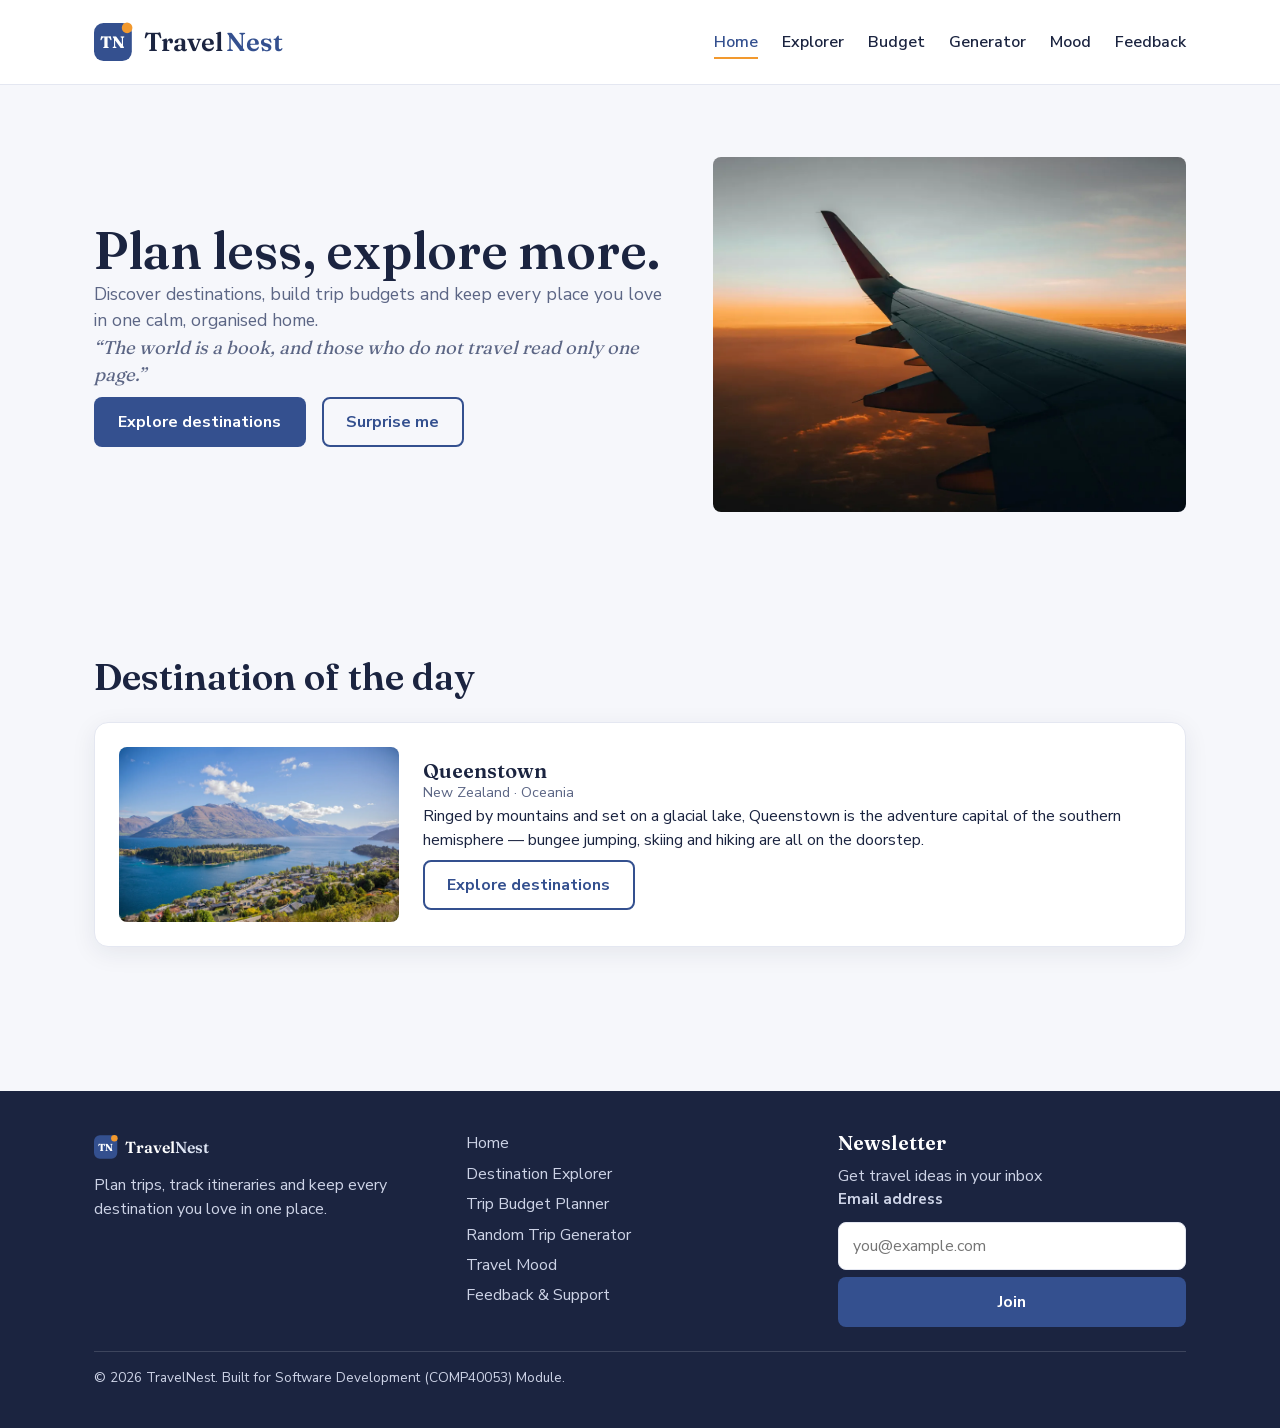
<file: index.html>
<!DOCTYPE html>
<html lang="en">
<head>
    <meta charset="UTF-8">
    <meta name="viewport" content="width=device-width, initial-scale=1.0">
    <meta name="description" content="TravelNest helps you explore destinations, plan trips and track your travel inspiration in one place.">
    <meta name="theme-color" content="#34508F">
    <title>TravelNest - Plan trips and explore destinations</title>

    <link rel="icon" type="image/svg+xml" href="assets/icons/favicon.svg">
    <link rel="icon" type="image/png" href="assets/icons/icon-192.png">
    <link rel="apple-touch-icon" href="assets/icons/apple-touch-icon.png">
    <link rel="manifest" href="manifest.json">

    <!--Preload the LCP hero image and fonts so the browser fetches them early-->
    <link rel="preload" as="image" href="assets/images/hero-image.webp" fetchpriority="high">
    <link rel="preload" as="font" type="font/woff2" href="fonts/NunitoSans-Regular.woff2" crossorigin>
    <link rel="preload" as="font" type="font/woff2" href="fonts/Fraunces-Regular.woff2" crossorigin>

    <link rel="stylesheet" type="text/css" href="css/styles.css">
</head>
<body>
    <a class="skip-link" href="#main">Skip to content</a>
    <!--header-->
    <header class="site-header">
        <nav class="nav container" aria-label="Primary">

            <a class="brand" href="index.html"><img src="assets/icons/logo.svg" alt="TravelNest" class="brand-full" width="176" height="44" loading="lazy"><img src="assets/icons/favicon.svg" alt="TravelNest" class="brand-icon" width="64" height="64"></a>

            <!--The animated hamburger button-->
            <button class="nav-toggle" aria-label="Toggle navigation menu"
                    aria-controls="nav-links" aria-expanded="false">
                <span class="bar"></span><span class="bar"></span><span class="bar"></span>
            </button>

            <!--The nav bar with the navigation links-->
            <ul class="nav-links" id="nav-links">
                <li><a href="index.html">Home</a></li>
                <li><a href="explorer.html">Explorer</a></li>
                <li><a href="budget.html">Budget</a></li>
                <li><a href="generator.html">Generator</a></li>
                <li><a href="mood.html">Mood</a></li>
                <li><a href="feedback.html">Feedback</a></li>
            </ul>

        </nav>
    </header>

    <!--main content-->
    <main id="main" class="container">
        <!--HERO: two-column CSS Grid-->
        <section class="hero">
            <div class="hero-grid">
                <!--Left Column with heading, rotating quote and -->
                <div class="reveal">
                    <h1>Plan less, explore more.</h1>
                    <p class="lead">Discover destinations, build trip budgets and keep every place you love in one calm, organised home.</p>
                    <p class="hero-quote" id="hero-quote" aria-live="polite"></p>
                    <div class="hero-actions">
                        <a class="btn btn-primary" href="explorer.html">Explore destinations</a>
                        <a class="btn btn-outline" href="generator.html">Surprise me</a>
                    </div>
                </div>
                <!--Right Column with the image-->
                <div class="card-img hero-img reveal">
                    <img class="img" src="assets/images/hero-image.webp" alt="A plane wing seen through a window." width="1200" height="900" fetchpriority="high">
                </div>
            </div>
        </section>

        <section class="section">
            <h2 class="page-intro">Destination of the day</h2>
            <div class="dotd reveal" id="dotd-content">
                <div class="loader" role="status" aria-label="Loading destination"></div>
            </div>
        </section>
    </main>

    <!--Footer-->
    <footer class="site-footer">
        <div class="container">
            <div class="footer-grid">
                <div>
                    <a href="index.html" id="footer-logo"><img src="assets/icons/logo-light.svg" alt="TravelNest" width="128" height="32" class="brand-logo" loading="lazy"></a>
                    <p>Plan trips, track itineraries and keep every destination you love in one place.</p>
                </div>
                <div>
                    <ul class="footer-links">
                        <li><a href="index.html">Home</a></li>
                        <li><a href="explorer.html">Destination Explorer</a></li>
                        <li><a href="budget.html">Trip Budget Planner</a></li>
                        <li><a href="generator.html">Random Trip Generator</a></li>
                        <li><a href="mood.html">Travel Mood</a></li>
                        <li><a href="feedback.html">Feedback &amp; Support</a></li>
                    </ul>
                </div>
                <div>
                    <h3>Newsletter</h3>
                    <p>Get travel ideas in your inbox</p>
                    <form id="newsletter-form" class="newsletter-form" novalidate>
                        <label for="newsletter-email">Email address</label>
                        <input id="newsletter-email" type="email" placeholder="you@example.com" required>
                        <button class="btn btn-primary" type="submit">Join</button>
                    </form>
                    <p id="newsletter-msg" role="status"></p>
                </div>
            </div>
            <div class="footer-bottom">
                <p>&copy; <span id="year"></span> TravelNest. Built for Software Development (COMP40053) Module.</p>
            </div>
        </div>
    </footer>

    <!--Scripts-->
    <script src="js/data.js" defer></script>
    <script src="js/common.js" defer></script>
    <script src="js/home.js" defer></script>
</body>
</html>
</file>
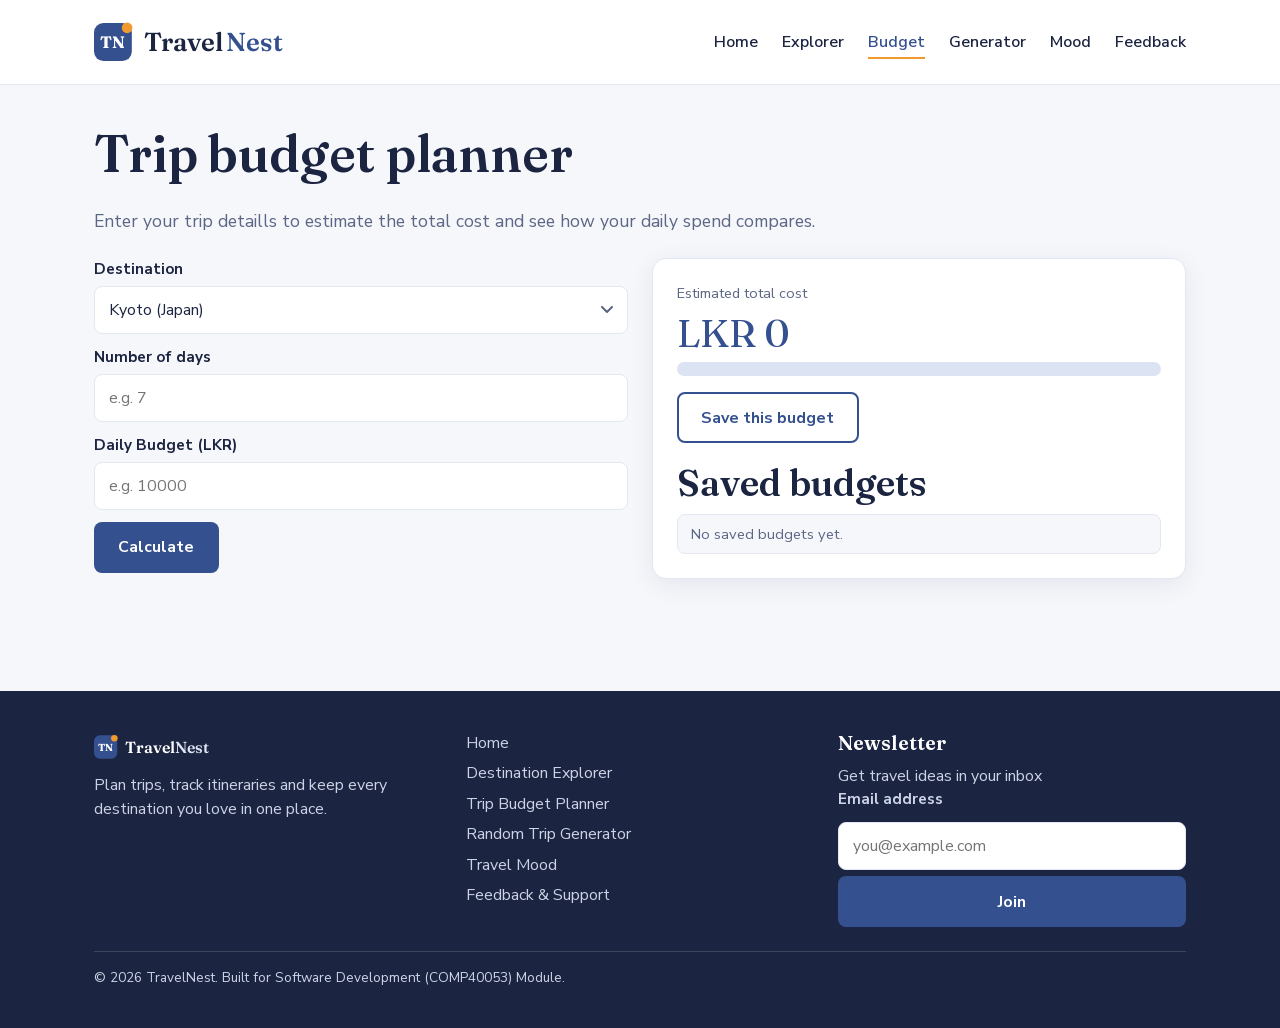
<file: budget.html>
<!DOCTYPE html>
<html lang="en">
<head>
    <meta charset="UTF-8">
    <meta name="viewport" content="width=device-width, initial-scale=1.0">
    <meta name="description" content="Estimate your total trip cost, see whether your budget is low, moderate or luxury, and save your plans.">
    <meta name="theme-color" content="#34508F">
    <title>Trip Budget Planner - TravelNest</title>

    <link rel="icon" type="image/svg+xml" href="assets/icons/favicon.svg">
    <link rel="icon" type="image/png" href="assets/icons/icon-192.png">
    <link rel="apple-touch-icon" href="assets/icons/apple-touch-icon.png">
    <link rel="manifest" href="manifest.json">
    <!--Preload fonts so headings/body text render without a flash-->
    <link rel="preload" as="font" type="font/woff2" href="fonts/NunitoSans-Regular.woff2" crossorigin>
    <link rel="preload" as="font" type="font/woff2" href="fonts/Fraunces-Regular.woff2" crossorigin>

    <link rel="stylesheet" type="text/css" href="css/styles.css">
</head>
<body>
    <a class="skip-link" href="#main">Skip to content</a>
    <!--Header-->
    <header class="site-header">
        <nav class="nav container" aria-label="Primary">
            <a class="brand" href="index.html"><img src="assets/icons/logo.svg" alt="TravelNest" class="brand-full" width="176" height="44" loading="lazy"><img src="assets/icons/favicon.svg" alt="TravelNest" class="brand-icon" width="64" height="64"></a>
            <button class="nav-toggle" aria-label="Toggle navigation menu" aria-controls="nav-links"
                    aria-expanded="false">
                    <span class="bar"></span><span class="bar"></span><span class="bar"></span>
            </button>
            <ul class="nav-links" id="nav-links">
                <li><a href="index.html">Home</a></li>
                <li><a href="explorer.html">Explorer</a></li>
                <li><a href="budget.html">Budget</a></li>
                <li><a href="generator.html">Generator</a></li>
                <li><a href="mood.html">Mood</a></li>
                <li><a href="feedback.html">Feedback</a></li>
            </ul>
        </nav>
    </header>

    <!--Main Content-->
    <main id="main" class="section container" style="padding-block: var(--space-lg)">
        <h1 class="page-intro">Trip budget planner</h1>
        <p class="lead page-intro">Enter your trip detaills to estimate the total cost and see how your daily spend compares.</p>

        <!--Two Columns on a desktop-->
        <div class="planner-grid">
            <!--Form-->
            <form id="budget-form" class="reveal" novalidate>
                <div class="field">
                    <label for="budget-dest">Destination</label>
                    <!--options are filled from budget.js-->
                    <select id="budget-dest"></select>
                </div>
                <div class="field">
                    <label for="budget-days">Number of days</label>
                    <input type="number" min="1" id="budget-days" placeholder="e.g. 7">
                </div>
                <div class="field">
                    <label for="budget-daily">Daily Budget (LKR)</label>
                    <input id="budget-daily" type="number" min="1" placeholder="e.g. 10000">
                </div>
                <button class="btn btn-primary" type="submit">Calculate</button>
            </form>

            <!--Results Panel-->
            <div class="result-panel reveal">
                <p class="card-region">Estimated total cost</p>

                <p class="result-total" id="budget-total">LKR 0</p>

                <p id="budget-status"></p>

                <div class="progress" aria-hidden="true">
                    <div class="progress-fill" id="budget-bar"></div>
                </div>

                <button class="btn btn-outline" id="save-budget" style="margin-top: 1rem;">Save this budget</button>
                <h2 style="margin-top:1.2rem;">Saved budgets</h2>
                <ul class="saved-list" id="saved-list" aria-live="polite"></ul>
            </div>
        </div>
    </main>

    <!--Footer-->
    <footer class="site-footer">
        <div class="container">
            <div class="footer-grid">
                <div>
                    <a href="index.html" id="footer-logo"><img src="assets/icons/logo-light.svg" alt="TravelNest" width="128" height="32" class="brand-logo" loading="lazy"></a>
                    <p>Plan trips, track itineraries and keep every destination you love in one place.</p>
                </div>
                <div>
                    <ul class="footer-links">
                        <li><a href="index.html">Home</a></li>
                        <li><a href="explorer.html">Destination Explorer</a></li>
                        <li><a href="budget.html">Trip Budget Planner</a></li>
                        <li><a href="generator.html">Random Trip Generator</a></li>
                        <li><a href="mood.html">Travel Mood</a></li>
                        <li><a href="feedback.html">Feedback &amp; Support</a></li>
                    </ul>
                </div>
                <div>
                    <h3>Newsletter</h3>
                    <p>Get travel ideas in your inbox</p>
                    <form id="newsletter-form" class="newsletter-form" novalidate>
                        <label for="newsletter-email">Email address</label>
                        <input id="newsletter-email" type="email" placeholder="you@example.com" required>
                        <button class="btn btn-primary" type="submit">Join</button>
                    </form>
                    <p id="newsletter-msg" role="status"></p>
                </div>
            </div>
            <div class="footer-bottom">
                <p>&copy; <span id="year"></span> TravelNest. Built for Software Development (COMP40053) Module.</p>
            </div>
        </div>
    </footer>

    <!--Scripts-->
    <script src="js/data.js" defer></script>
    <script src="js/common.js" defer></script>
    <script src="js/budget.js" defer></script>
    
</body>
</html>
</file>
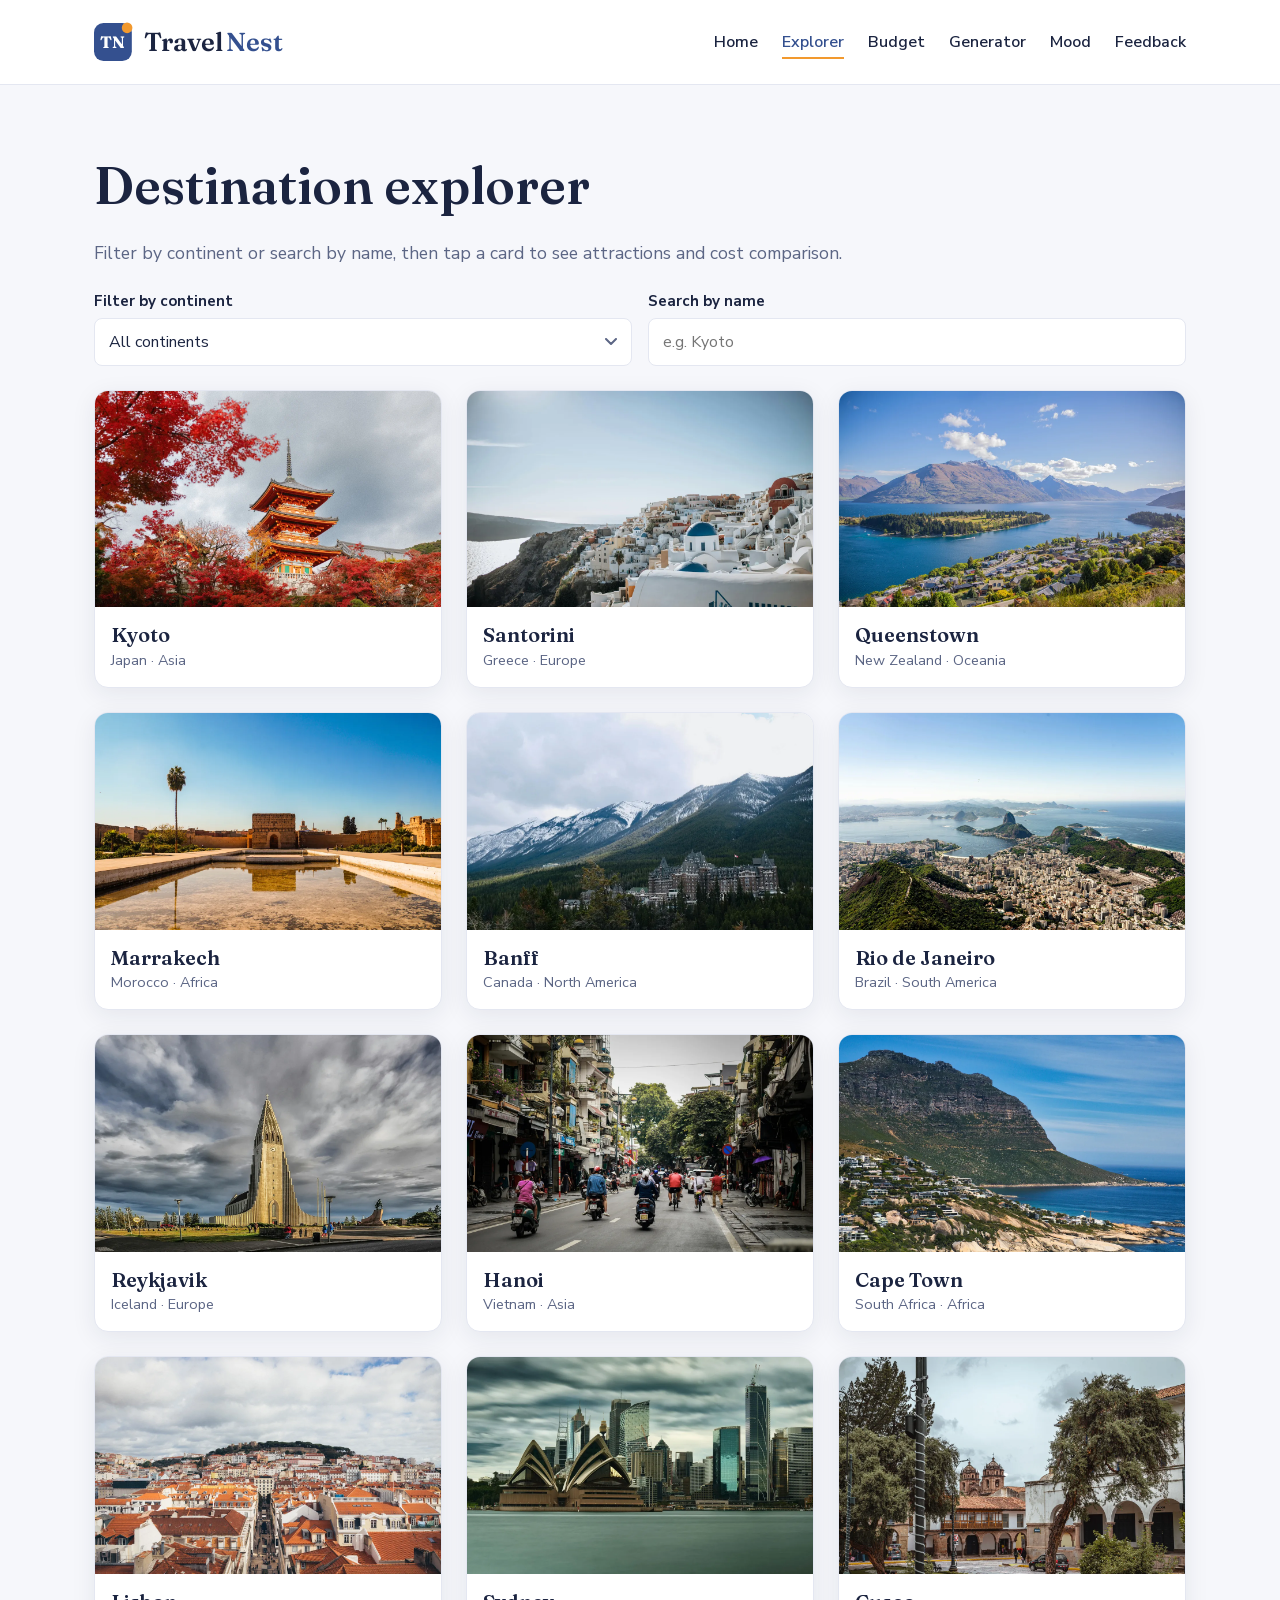
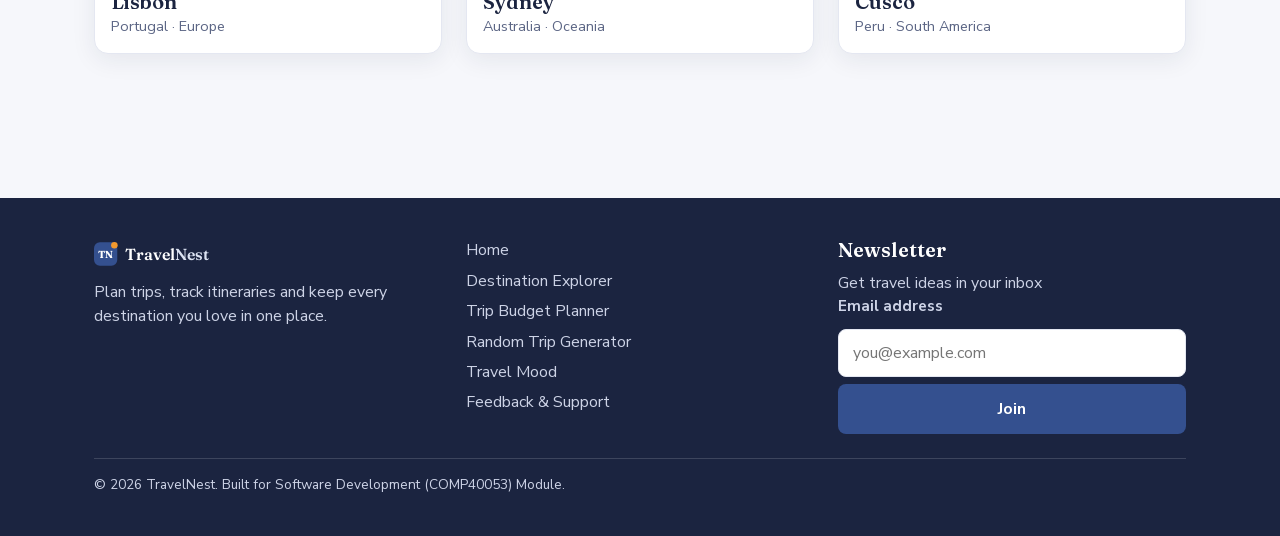
<file: explorer.html>
<!DOCTYPE html>
<html lang="en">
<head>
    <meta charset="UTF-8">
    <meta name="viewport" content="width=device-width, initial-scale=1.0">
    <meta name="description" content="Browse and filter travel destinations by continent and name, and view attractions and costs.">
    <meta name="theme-color" content="#34508F">
    <title>Destination Explorer - TravelNest</title>

    <link rel="icon" type="image/svg+xml" href="assets/icons/favicon.svg">
    <link rel="icon" type="image/png" href="assets/icons/icon-192.png">
    <link rel="apple-touch-icon" href="assets/icons/apple-touch-icon.png">
    <link rel="manifest" href="manifest.json">
    <!--Preload fonts so headings/body text render without a flash-->
    <link rel="preload" as="font" type="font/woff2" href="fonts/NunitoSans-Regular.woff2" crossorigin>
    <link rel="preload" as="font" type="font/woff2" href="fonts/Fraunces-Regular.woff2" crossorigin>

    <link rel="stylesheet" type="text/css" href="css/styles.css">
</head>
<body>
    <a class="skip-link" href="#main">Skip to content</a>
    <!--Header part-->
    <header class="site-header">
        <nav class="nav container" aria-label="Primary">
            <a class="brand" href="index.html"><img src="assets/icons/logo.svg" alt="TravelNest" class="brand-full" width="176" height="44" loading="lazy"><img src="assets/icons/favicon.svg" alt="TravelNest" class="brand-icon" width="64" height="64"></a>
            <button class="nav-toggle" aria-label="Toggle navigation menu"
                    aria-controls="nav-links" aria-expanded="false">
                <span class="bar"></span><span class="bar"></span><span class="bar"></span>
            </button>
            <ul class="nav-links" id="nav-links">
                <li><a href="index.html">Home</a></li>
                <li><a href="explorer.html">Explorer</a></li>
                <li><a href="budget.html">Budget</a></li>
                <li><a href="generator.html">Generator</a></li>
                <li><a href="mood.html">Mood</a></li>
                <li><a href="feedback.html">Feedback</a></li>
            </ul>
        </nav>
    </header>
    
    <!--Main Content-->
    <main id="main" class="section container">
        <h1 class="page-intro">Destination explorer</h1>
        <p class="lead page-intro">Filter by continent or search by name, then tap a card to see attractions and cost comparison.</p>
        <div class="filters">
            <div>
                <label for="continent-filter">Filter by continent</label>
                <select id="continent-filter">
                    <option value="all">All continents</option>
                </select>
            </div>
            <div>
                <label for="search-input">Search by name</label> 
                <input id="search-input" type="search" placeholder="e.g. Kyoto">
            </div>
        </div>

        <div class="grid-cards" id="dest-grid" aria-live="polite">

        </div>
    </main>

    <!--Modal (hidden until a card is clicked)-->
    <div class="modal hidden" id="dest-modal" role="dialog" aria-live="polite" aria-labelledby="modal-title">
        <div class="modal-box">
            <div class="modal-header">
                <h2 id="modal-title">Destination</h2>
                <button class="modal-close" id="modal-close" aria-label="Close dialog">&times;</button>
            </div>

            <div class="modal-body" id="modal-body"></div>
        </div>
    </div>

    <!--Footer-->
    <footer class="site-footer">
        <div class="container">
            <div class="footer-grid">
                <div>
                    <a href="index.html" id="footer-logo"><img src="assets/icons/logo-light.svg" alt="TravelNest" width="128" height="32" class="brand-logo" loading="lazy"></a>
                    <p>Plan trips, track itineraries and keep every destination you love in one place.</p>
                </div>
                <div>
                    <ul class="footer-links">
                        <li><a href="index.html">Home</a></li>
                        <li><a href="explorer.html">Destination Explorer</a></li>
                        <li><a href="budget.html">Trip Budget Planner</a></li>
                        <li><a href="generator.html">Random Trip Generator</a></li>
                        <li><a href="mood.html">Travel Mood</a></li>
                        <li><a href="feedback.html">Feedback &amp; Support</a></li>
                    </ul>
                </div>
                <div>
                    <h3>Newsletter</h3>
                    <p>Get travel ideas in your inbox</p>
                    <form id="newsletter-form" class="newsletter-form" novalidate>
                        <label for="newsletter-email">Email address</label>
                        <input id="newsletter-email" type="email" placeholder="you@example.com" required>
                        <button class="btn btn-primary" type="submit">Join</button>
                    </form>
                    <p id="newsletter-msg" role="status"></p>
                </div>
            </div>
            <div class="footer-bottom">
                <p>&copy; <span id="year"></span> TravelNest. Built for Software Development (COMP40053) Module.</p>
            </div>
        </div>
    </footer>


    <!--Scripts-->
    <script src="js/data.js" defer></script>
    <script src="js/common.js" defer></script>
    <script src="js/explorer.js" defer></script>
    
</body>
</html>
</file>
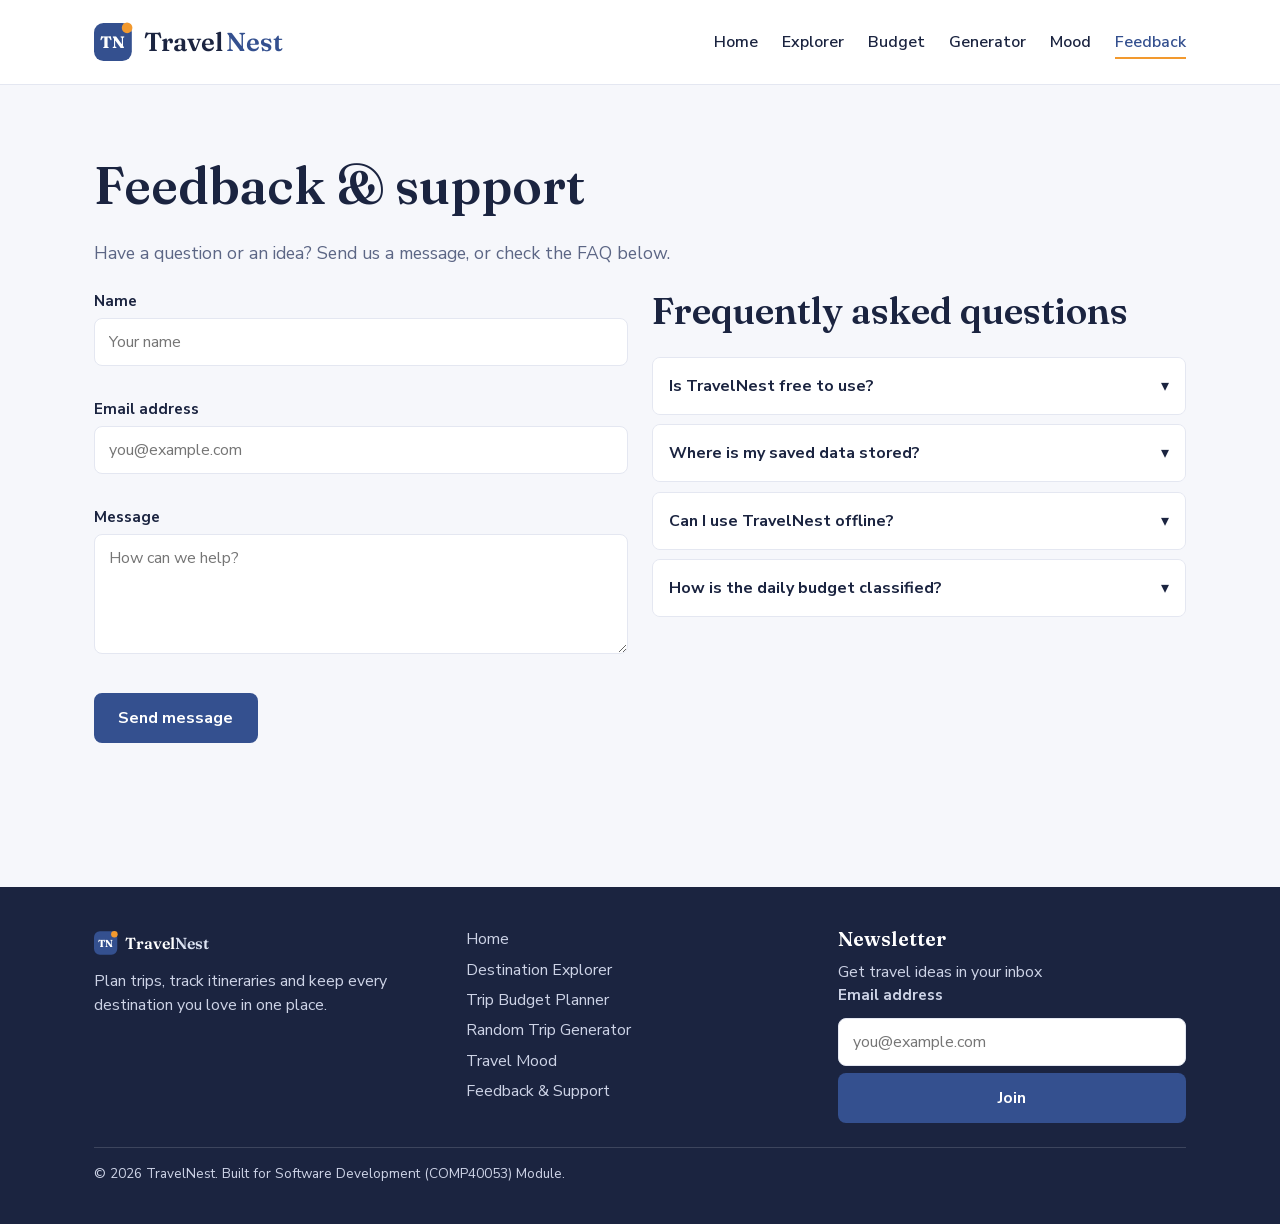
<file: feedback.html>
<!DOCTYPE html>
<html lang="en">
<head>
    <meta charset="UTF-8">
    <meta name="viewport" content="width=device-width, initial-scale=1.0">
    <meta name="description" content="Send feedback to TravelNest through a validated contact form and read answers to frequently asked questions.">
    <meta name="theme-color" content="#34508F">
    <title>Feedback &amp; Support - TravelNest</title>

    <link rel="icon" type="image/svg+xml" href="assets/icons/favicon.svg">
    <link rel="icon" type="image/png" href="assets/icons/icon-192.png">
    <link rel="apple-touch-icon" href="assets/icons/apple-touch-icon.png">
    <link rel="manifest" href="manifest.json">
    <!--Preload fonts so headings/body text render without a flash-->
    <link rel="preload" as="font" type="font/woff2" href="fonts/NunitoSans-Regular.woff2" crossorigin>
    <link rel="preload" as="font" type="font/woff2" href="fonts/Fraunces-Regular.woff2" crossorigin>

    <link rel="stylesheet" type="text/css" href="css/styles.css">
</head>
<body>
    <a class="skip-link" href="#main">Skip to content</a>
    <!--Header part-->
    <header class="site-header">
        <nav class="nav container" aria-label="Primary">
            <a class="brand" href="index.html"><img src="assets/icons/logo.svg" alt="TravelNest" class="brand-full" width="176" height="44" loading="lazy"><img src="assets/icons/favicon.svg" alt="TravelNest" class="brand-icon" width="64" height="64"></a>
            <button class="nav-toggle" aria-label="Toggle navigation menu"
                    aria-controls="nav-links" aria-expanded="false">
                <span class="bar"></span><span class="bar"></span><span class="bar"></span>
            </button>
            <ul class="nav-links" id="nav-links">
                <li><a href="index.html">Home</a></li>
                <li><a href="explorer.html">Explorer</a></li>
                <li><a href="budget.html">Budget</a></li>
                <li><a href="generator.html">Generator</a></li>
                <li><a href="mood.html">Mood</a></li>
                <li><a href="feedback.html">Feedback</a></li>
            </ul>
        </nav>
    </header>

    <main id="main" class="section container">
        <h1 class="page-intro">Feedback &amp; support</h1>
        <p class="lead page-intro">Have a question or an idea? Send us a message, or check the FAQ below.</p>

        <div class="planner-grid">
            <form id="feedback-form" class="reveal" novalidate>
                <div class="field">
                    <label for="fb-name">Name</label>
                    <input id="fb-name" type="text" placeholder="Your name">
                    <p class="error-text" id="fb-name-error" role="alert"></p>
                </div>
                <div class="field">
                    <label for="fb-email">Email address</label>
                    <input id="fb-email" type="email" placeholder="you@example.com">
                    <p class="error-text" id="fb-email-error" role="alert"></p>
                </div>
                <div class="field">
                    <label for="fb-message">Message</label>
                    <textarea id="fb-message" placeholder="How can we help?"></textarea>
                    <p class="error-text" id="fb-message-error" role="alert"></p>
                </div>
            
                <button class="btn btn-primary" type="submit">Send message</button>
                <p class="confirmation hidden" id="fb-confirm" role="status"></p>
            </form>
            
            <div class="reveal">
                <h2 class="page-intro">Frequently asked questions</h2>
                
                <div class="accordion-item">
                    <button class="accordion-trigger" aria-expanded="false">
                        Is TravelNest free to use?
                        <span class="chev" aria-hidden="true">&#9662;</span>
                    </button>
                    <div class="accordion-panel">
                        <p>Yes. TravelNest is a free planning tool — explore destinations, build budgets and save your wishlist at no cost.</p>
                    </div>
                </div>

                <div class="accordion-item">
                    <button class="accordion-trigger" aria-expanded="false">
                        Where is my saved data stored?
                        <span class="chev" aria-hidden="true">&#9662;</span>
                    </button>
                    <div class="accordion-panel">
                        <p>Everythin you save — budgets, wishlist and visited places — is stored locally in your own browser using localStorage.
                            Nothing is sent to a server.
                        </p>
                    </div>
                </div>

                <div class="accordion-item">
                    <button class="accordion-trigger" aria-expanded="false">
                        Can I use TravelNest offline?
                        <span class="chev" aria-hidden="true">&#9662;</span>
                    </button>
                    <div class="accordion-panel">
                        <p>Yes. TravelNest is a Progressive Web App, so once you have opened it, the core pages are cached
                        and continue to work offline.</p>
                    </div>
                </div>

                <div class="accordion-item">
                    <button class="accordion-trigger" aria-expanded="false">
                        How is the daily budget classified?
                        <span class="chev" aria-hidden="true">&#9662;</span>
                    </button>
                    <div class="accordion-panel">
                        <p>A daily budget under LKR 10,000 is "low", LKR 20,000–40,000 is "moderate", and LKR 40,000 or more is "luxury".
                        These thresholds are a rough guide only.</p>
                    </div>
                </div>
            </div>
        </div>
    </main>

        <!--Footer-->
    <footer class="site-footer">
        <div class="container">
            <div class="footer-grid">
                <div>
                    <a href="index.html" id="footer-logo"><img src="assets/icons/logo-light.svg" alt="TravelNest" width="128" height="32" class="brand-logo" loading="lazy"></a>
                    <p>Plan trips, track itineraries and keep every destination you love in one place.</p>
                </div>
                <div>
                    <ul class="footer-links">
                        <li><a href="index.html">Home</a></li>
                        <li><a href="explorer.html">Destination Explorer</a></li>
                        <li><a href="budget.html">Trip Budget Planner</a></li>
                        <li><a href="generator.html">Random Trip Generator</a></li>
                        <li><a href="mood.html">Travel Mood</a></li>
                        <li><a href="feedback.html">Feedback &amp; Support</a></li>
                    </ul>
                </div>
                <div>
                    <h3>Newsletter</h3>
                    <p>Get travel ideas in your inbox</p>
                    <form id="newsletter-form" class="newsletter-form" novalidate>
                        <label for="newsletter-email">Email address</label>
                        <input id="newsletter-email" type="email" placeholder="you@example.com" required>
                        <button class="btn btn-primary" type="submit">Join</button>
                    </form>
                    <p id="newsletter-msg" role="status"></p>
                </div>
            </div>
            <div class="footer-bottom">
                <p>&copy; <span id="year"></span> TravelNest. Built for Software Development (COMP40053) Module.</p>
            </div>
        </div>
    </footer>


    <!--Scripts-->
    <script src="js/data.js" defer></script>
    <script src="js/common.js" defer></script>
    <script src="js/feedback.js" defer></script>

</body>
</html>
</file>
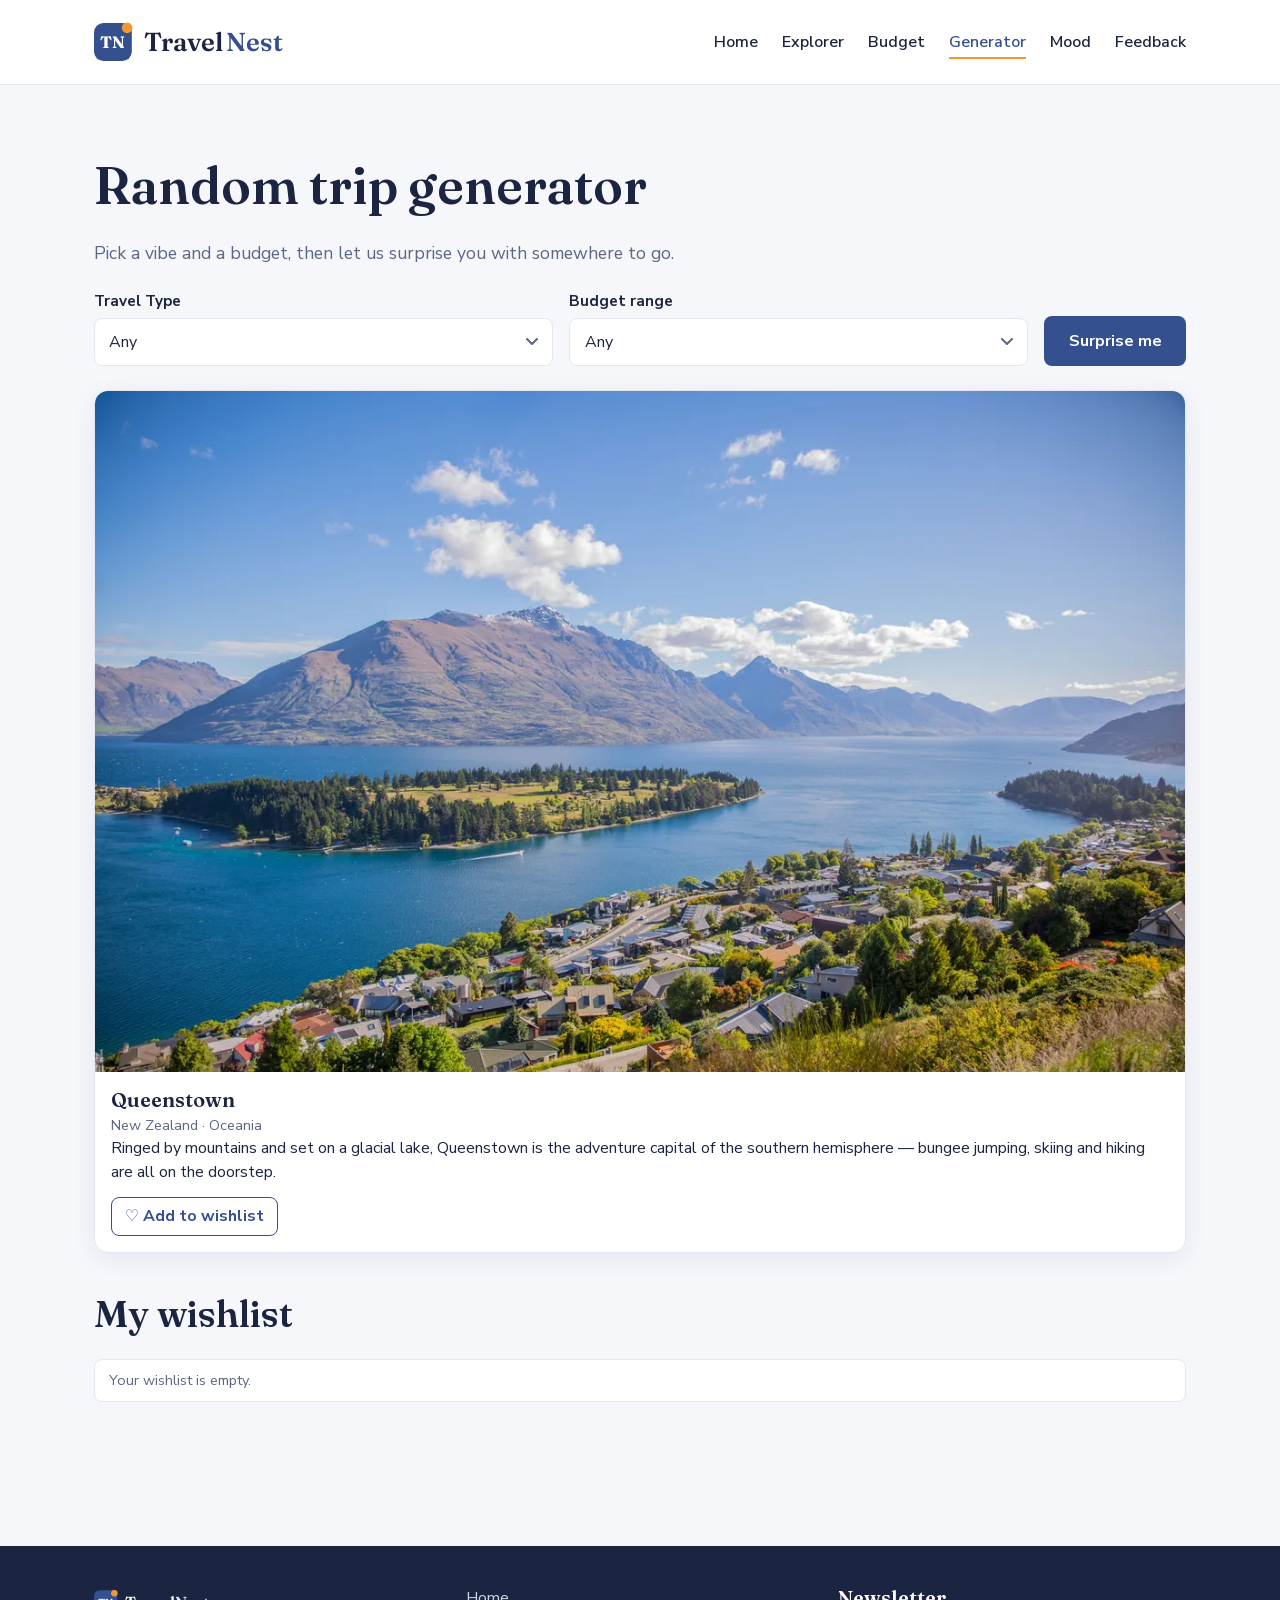
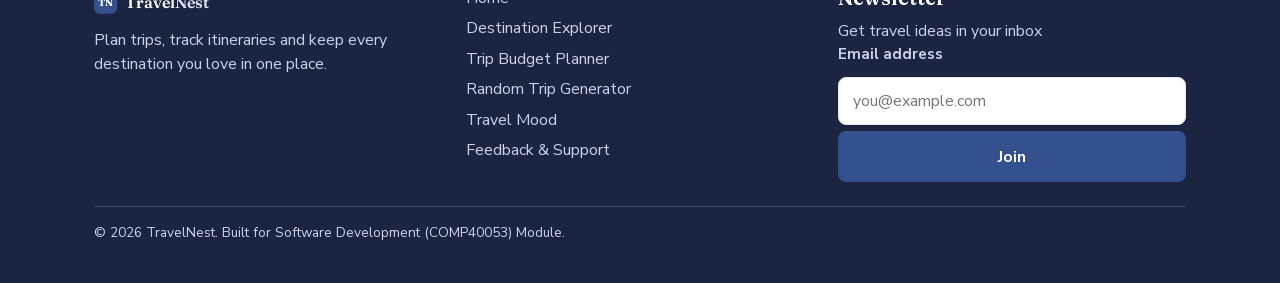
<file: generator.html>
<!DOCTYPE html>
<html lang="en">
<head>
    <meta charset="UTF-8">
    <meta name="viewport" content="width=device-width, initial-scale=1.0">
    <meta name="description" content="Let TravelNest suggest a random destination based on your travel type and budget, and build a wishlist.">
    <meta name="theme-color" content="#34508F">
    <title>Random Trip Generator - TravelNest</title>

    <link rel="icon" type="image/svg+xml" href="assets/icons/favicon.svg">
    <link rel="icon" type="image/png" href="assets/icons/icon-192.png">
    <link rel="apple-touch-icon" href="assets/icons/apple-touch-icon.png">
    <link rel="manifest" href="manifest.json">
    <!--Preload fonts so headings/body text render without a flash-->
    <link rel="preload" as="font" type="font/woff2" href="fonts/NunitoSans-Regular.woff2" crossorigin>
    <link rel="preload" as="font" type="font/woff2" href="fonts/Fraunces-Regular.woff2" crossorigin>

    <link rel="stylesheet" type="text/css" href="css/styles.css">
</head>

<body>
    <a class="skip-link" href="#main">Skip to content</a>
    <!--Header-->
    <header class="site-header">
        <nav class="nav container" aria-label="Primary">
            <a class="brand" href="index.html"><img src="assets/icons/logo.svg" alt="TravelNest" class="brand-full" width="176" height="44" loading="lazy"><img src="assets/icons/favicon.svg" alt="TravelNest" class="brand-icon" width="64" height="64"></a>
            <button class="nav-toggle" aria-label="Toggle navigation menu" aria-controls="nav-links" aria-expanded="false">
                    <span class="bar"></span><span class="bar"></span><span class="bar"></span>
            </button>
            <ul class="nav-links" id="nav-links">
                <li><a href="index.html">Home</a></li>
                <li><a href="explorer.html">Explorer</a></li>
                <li><a href="budget.html">Budget</a></li>
                <li><a href="generator.html">Generator</a></li>
                <li><a href="mood.html">Mood</a></li>
                <li><a href="feedback.html">Feedback</a></li>
            </ul>
        </nav>
    </header>

    <!--Main Content-->
    <main id="main" class="section container">
        <h1 class="page-intro">Random trip generator</h1>
        <p class="lead page-intro">Pick a vibe and a budget, then let us surprise you with somewhere to go.</p>

        <!--controls for the generator-->
        <div class="generator-controls">
            <div>
                <label for="type-filter">Travel Type</label>
                <select id="type-filter">
                    <option value="any">Any</option>
                    <option value="adventure">Adventure</option>
                    <option value="relaxation">Relaxation</option>
                    <option value="cultural">Cultural</option>
                    <option value="nature">Nature</option>
                </select>
            </div>
            <div>
                <label for="budget-filter">Budget range</label>
                <select id="budget-filter">
                    <option value="any">Any</option>
                    <option value="low">Low</option>
                    <option value="medium">Medium</option>
                    <option value="high">High</option>
                </select>
            </div>
            
            <button class="btn btn-primary" id="surprise-btn">Surprise me </button>
        </div>
        
        <!--Result from the generator-->
        <div class="result-card" id="gen-result" aria-live="polite"></div>

        <section class="section" style="padding-block: var(--space-lg) 0">
            <h2 class="page-intro">My wishlist</h2>
            <ul class="wishlist" id="wishlist" aria-live="polite"></ul>
        </section>
    </main>

    <!--Footer-->
    <footer class="site-footer">
        <div class="container">
            <div class="footer-grid">
                <div>
                    <a href="index.html" id="footer-logo"><img src="assets/icons/logo-light.svg" alt="TravelNest" width="128" height="32" class="brand-logo" loading="lazy"></a>
                    <p>Plan trips, track itineraries and keep every destination you love in one place.</p>
                </div>
                <div>
                    <ul class="footer-links">
                        <li><a href="index.html">Home</a></li>
                        <li><a href="explorer.html">Destination Explorer</a></li>
                        <li><a href="budget.html">Trip Budget Planner</a></li>
                        <li><a href="generator.html">Random Trip Generator</a></li>
                        <li><a href="mood.html">Travel Mood</a></li>
                        <li><a href="feedback.html">Feedback &amp; Support</a></li>
                    </ul>
                </div>
                <div>
                    <h3>Newsletter</h3>
                    <p>Get travel ideas in your inbox</p>
                    <form id="newsletter-form" class="newsletter-form" novalidate>
                        <label for="newsletter-email">Email address</label>
                        <input id="newsletter-email" type="email" placeholder="you@example.com" required>
                        <button class="btn btn-primary" type="submit">Join</button>
                    </form>
                    <p id="newsletter-msg" role="status"></p>
                </div>
            </div>
            <div class="footer-bottom">
                <p>&copy; <span id="year"></span> TravelNest. Built for Software Development (COMP40053) Module.</p>
            </div>
        </div>
    </footer>


    <!--Scripts-->
    <script src="js/data.js" defer></script>
    <script src="js/common.js" defer></script>
    <script src="js/generator.js" defer></script>
    
</body>
</html>
</file>
<file: css/styles.css>
/* ===== merged reset.css to reduce render blocking requests
/* Box sizing rules */
*,
*::before,
*::after {
  box-sizing: border-box;
}

/* Remove default margin */
body,
h1,
h2,
h3,
h4,
p,
figure,
blockquote,
dl,
dd {
  margin: 0;
}

/* Remove default padding and margin on lists */
ul,
ol {
  margin: 0;
  padding-left: 0;
}

/* Remove list styles on ul, ol elements with a list role, which suggests default styling will be removed */
ul[role='list'],
ol[role='list'] {
  list-style: none;
}

/* Set core root defaults */
html:focus-within {
  scroll-behavior: smooth;
}

/* Set core body defaults */
body {
  min-height: 100vh;
  text-rendering: optimizeSpeed;
  line-height: 1.5;
}

/* A elements that don't have a class get default styles */
a:not([class]) {
  text-decoration-skip-ink: auto;
}

/* Make images easier to work with */
img,
picture {
  max-width: 100%;
  display: block;
}

/* Inherit fonts for inputs and buttons */
input,
button,
textarea,
select {
  font: inherit;
}

/* Remove all animations, transitions and smooth scroll for people that prefer not to see them */
@media (prefers-reduced-motion: reduce) {
  html:focus-within {
   scroll-behavior: auto;
  }

  *,
  *::before,
  *::after {
    animation-duration: 0.01ms !important;
    animation-iteration-count: 1 !important;
    transition-duration: 0.01ms !important;
    scroll-behavior: auto !important;
  }
}

/* ===== Fonts ===== */
@font-face {
    font-family: "Fraunces";
    src: url(../fonts/Fraunces-Regular.woff2) format("woff2"),
         url(../fonts/Fraunces-Regular.ttf) format("truetype");
    font-weight: 300 700;
    font-style: normal;
    font-display: swap;
}


@font-face {
    font-family: "Nunito Sans";
    src: url(../fonts/NunitoSans-Regular.woff2) format("woff2"),
         url(../fonts/NunitoSans-Regular.ttf) format("truetype");
    font-weight: 300 800;
    font-style: normal;
    font-display: swap;
}


:root {
    --footer-text: #cdd3e6;     /*color for footer text*/
    --ink: #1B2440;             /* primary text + headings (very dark indigo)   */
    --primary: #34508F;         /* buttons, links, brand accents                */
    --primary-dark: #2A4076;    /* hover state for primary (slightly darker)    */
    --primary-soft: #DCE3F2;    /* soft fills, hover backgrounds, progress track*/
    --accent: #F2992E;          /* highlights, progress fill, badges            */
    --accent-dark: #B36F12;     /* accent text on light backgrounds (contrast)  */

    /* Surfaces */
    --page: #F6F7FB;            /* page background (cool off-white)              */
    --surface: #FFFFFF;         /* cards, modals, header background              */
    --muted: #5C6685;           /* secondary / helper text                      */
    --border: #E4E7F1;          /* hairline borders and dividers                */

    /* Semantic colours (status + form feedback) */
    --success: #2E9E6B;         /* low budget / valid input                     */
    --warning: #E0A23C;         /* moderate budget                              */
    --danger:  #D64545;         /* luxury budget / form errors                  */ 

    /*Typography*/
    --font-heading: "Fraunces", Georgia, serif;
    --font-body: "Nunito Sans", system-ui, sans-serif;

    /*Spacing scales*/
    --space-xs: 0.5rem;
    --space-sm: 1rem;
    --space-md: 1.5rem;
    --space-lg: 2.5rem;
    --space-xl: 4.5rem;

    /*Shapes and motion tokens*/
    --radius: 14px;
    --radius-sm: 8px;
    --shadow: 0 6px 24px rgba(27, 36, 64, 0.08);
    --shadow-lg: 0 14px 40px rgba(27, 36, 64, 0.16);
    --transition: 0.25s ease;
    --max-width: 1140px;
}

/*Element defaults*/

html {
    scroll-behavior: smooth;
    -webkit-text-size-adjust: 100%;
}
body {
    font-family: var(--font-body);
    color: var(--ink);
    background: var(--page);
    line-height: 1.5;
    min-height: 100vh;
    display: flex;
    flex-direction: column;
}
img {
    max-width: 100%;
    display: block;
}
a {
    color: var(--primary);
    text-decoration: none;
    transition: color var(--primary-dark);
}
a:hover { color: var(--primary-dark); }

ul{ list-style-position: inside;} /*Keeps lists tidy inside their box*/


/*Typography*/

h1, h2, h3, h4 {
    font-family: var(--font-heading);
    color: var(--ink);
    line-height: 1.15;
    font-weight: 600;
}
h1 { font-size: clamp(2rem, 5vw, 3.2rem);}
h2 { font-size: clamp(1.6rem, 3.5vw, 2.3rem);}
h3 { font-size: 1.25rem; }
p {color: var(--ink); }
.lead {color: var(--muted); font-size: 1.1rem;}


/*Layout helpers*/

.container {
    width: 100%;
    max-width: var(--max-width);
    margin-inline: auto;
    padding-inline: var(--space-md);
}
.section { padding-block: var(--space-xl); }
main {flex: 1; }

.sr-only {
    position: absolute;
    width: 1px;
    height: 1px;
    padding: 0;
    margin: -1px;
    overflow: hidden;
    clip: rect(0, 0, 0, 0);
    white-space: nowrap;
    border: 0;
}
.page-intro { margin-bottom: var(--space-md); }

.skip-link {
    position: absolute;
    left: -999px;
    top: 0;
    background: var(--ink);
    color: #fff;
    padding: 0.6rem 1rem;
    border-radius: 0 0 var(--radius-sm) 0;
    z-index: 1000;
}
.skip-link:focus {
    left: 0;
    color: #fff;
}


.site-header {
    position: sticky;
    top: 0;
    background: var(--surface);
    border-bottom: 1px solid var(--border);
    z-index: 100;
}
.nav {
    display: flex;
    align-items: center;
    justify-content: space-between;
    padding-block: var(--space-sm);
}
.brand {
    display: inline-flex;
    align-items: center;
}
.brand-logo { display: block; width: auto; }
.brand-full { height: 52px; width: auto; display: block; }
.brand-icon { height: 38px; width: auto; display: none; }

.nav-links {
    list-style: none;
    display: flex;
    gap: var(--space-md);
}
.nav-links a {
    color: var(--ink);
    font-weight: 600;
    padding-block: 0.25rem;
    position: relative;
}
.nav-links a::after {
    content: "";
    position: absolute;
    left: 0; 
    bottom: -2px;
    width: 0;
    height: 2px;
    background: var(--accent);
    transition: width var(--transition);
}
.nav-links a:hover::after,
.nav-links a.active::after {width: 100%;}
.nav-links a.active { color: var(--primary); }

.nav-toggle {
    display: none;
    flex-direction: column;
    justify-content: center;
    gap: 5px;
    width: 44px; height: 44px;
    background: none;
    cursor: pointer;
    padding: 0;
    border: none;
}
.nav-toggle .bar {
    width: 26px; height: 3px;
    background: var(--ink);
    border-radius: 2px;
    transition: transform var(--transition), opacity var(--transition);
}

/*When the menu is open the bars turn into an 'x'*/
.nav-toggle[aria-expanded="true"] .bar:nth-child(1) {
    transform: translateY(8px) rotate(45deg);
}
.nav-toggle[aria-expanded="true"] .bar:nth-child(2) {
    opacity: 0;
}
.nav-toggle[aria-expanded="true"] .bar:nth-child(3) {
    transform: translateY(-8px) rotate(-45deg);
}



/*Buttons*/

.btn {
    display: inline-flex;
    align-items: center;
    justify-content: center;
    gap: 0.5rem;
    font-family: var(--font-body);
    font-size: 1rem;
    font-weight: 700;
    padding: 0.7rem 1.4rem;
    border-radius: var(--radius-sm);
    border: 2px solid transparent;
    cursor: pointer;
    transition: transform var(--transition), background var(--transition),
    box-shadow var(--transition);
}
.btn.active { transform: scale(0.97); }
.btn-primary {
    background: var(--primary);
    color: #fff;
}
.btn-primary:hover {
    background: var(--primary-dark);
    color: #fff;
    box-shadow: var(--shadow);
}
.btn-outline {
    background: transparent;
    color: var(--primary);
    border-color: var(--primary)
}
.btn-outline:hover {
    background: var(--primary-soft);
    color: var(--primary-dark);
}
#dotd-btn {
    margin-top: var(--space-xs);
}


/*Cards design*/

.card {
    background: var(--surface);
    border: 1px solid var(--border);
    border-radius: var(--radius);
    overflow: hidden;
    box-shadow: var(--shadow);
    transition: transform var(--transition), box-shadow var(--transition);
}
.card:hover {
    transform: translateY(-4px);
    box-shadow: var(--shadow-lg);
}
.card-img {
    aspect-ratio: 16 / 10;
    background: var(--primary-soft);
    display: grid;
    place-items: center;
    color: var(--muted);
    font-size: 0.85rem;
    overflow: hidden;
}
.card-img img { width: 100%; height: 100%; object-fit: cover; }
.card-body {padding: var(--space-sm); }
.card-body h3 {margin-bottom: 0.2rem; }
.card-region {color: var(--muted); font-size: 0.9rem; margin-bottom: 0; }

/*for forms and inputs*/

label {
    display: block;
    font-weight: 700;
    margin-bottom: 0.3rem;
    font-size: 0.95rem;
}
input, select, textarea {
    width: 100%;
    font-family: var(--font-body);
    font-size: 1rem;
    padding: 0.7rem 0.9rem;
    border: 1px solid var(--border);
    border-radius: var(--radius-sm);
    background: var(--surface);
    color: var(--ink);
    transition: border-color var(--transition), box-shadow var(--transition);
}
select {
    appearance: none;
    -webkit-appearance: none;
    -moz-appearance: none;
    padding-right: 2.5rem;
    background-image: url("data:image/svg+xml,%3Csvg xmlns='http://www.w3.org/2000/svg' width='12' height='8' viewBox='0 0 12 8'%3E%3Cpath d='M1 1l5 5 5-5' fill='none' stroke='%235C6685' stroke-width='2' stroke-linecap='round' stroke-linejoin='round'/%3E%3C/svg%3E");
    background-repeat: no-repeat;
    background-position: right 0.9rem center;
    background-size: 0.75rem;
}
input:focus, select:focus, textarea:focus {
    outline: none;
    border-color: var(--primary);
    box-shadow: 0 0 0 3px var(--primary-soft);
}
textarea { resize: vertical; min-height: 120px; }
.field { margin-bottom: 0.75rem; }

.error-text {
    color: var(--danger);
    font-size: 0.85rem;
    margin-top: 0.25rem;
    min-height: 1rem;
}

input.invalid, textarea.invalid {
    border-color: var(--danger); /*red border for a failed field*/
}

.confirmation {
    background: rgba(46, 158, 107, 0.12);
    color: var(--success);
    border: 1px solid var(--success);
    border-radius: var(--radius-sm);
    padding: 0.8rem 1rem;
    font-weight: 700;
    margin-top: var(--space-sm);
}

.hidden { display: none !important; }

/*modal design*/

.modal {
    position: fixed;
    inset: 0;
    background: rgba(27, 36, 64, 0.50);
    display: grid;
    place-items: center;
    padding: var(--space-sm);
    z-index: 200;
    opacity: 0;
    animation: fadeIn 0.25s ease forwards;
}
.modal-box {
    background: var(--surface);
    border-radius: var(--radius);
    max-width: 560px;
    width: 100%;
    max-height: 85vh;
    overflow-y: auto;
    box-shadow: var(--shadow-lg);
    animation: popIn 0.25s ease;
}
.modal-header {
    display: flex;
    align-items: center;
    justify-content: space-between;
    padding: var(--space-sm);
    border-bottom: 1px solid var(--border);
}
.modal-close {
    background: none;
    border: none;
    cursor: pointer;
    font-size: 1.5rem;
    line-height: 1;
    color: var(--muted);
    width: 36px;
    height: 36px;
    border-radius: 50%;
    transition: background var(--transition);
}
.modal-close:hover {
    background: var(--primary-soft);
}
.modal-body {
    padding: var(--space-sm);
}
.modal-body h3 { margin: var(--space-sm) 0 0.4rem; font-size: 1.05rem; }
.modal-img {
    aspect-ratio: 16 / 9;
    background: #fff;
    border-radius: var(--radius-sm);
    display: grid;
    place-items: center;
    color: var(--muted);
    font-size: 0.85rem;
    margin-bottom: var(--space-sm);
}

/*Cost-comparison table inside the modal.*/
.cost-table { width: 100%; border-collapse: collapse; margin-top: 0.5rem; }
.cost-table th, .cost-table td {
    border: 1px solid var(--border);
    padding: 0.55rem 0.7rem;
    text-align: left;
    font-size: 0.95rem;
}
.cost-table th { background: var(--primary-soft); color: var(--ink); }

/*Progress bar in the budget planner page*/
.progress {
    height: 14px;
    background: var(--primary-soft);
    border-radius: 999px;
    overflow: hidden;
}
.progress-fill {
    height: 100%;
    width: 0;
    background: var(--accent);
    border-radius: 999px;
    transition: width 0.8s ease;
}
.badge {
    display: inline-block;
    padding: 0.25rem 0.8rem;
    border-radius: 999px;
    font-weight: 700;
    font-size: 0.85rem;
}
.badge-low { background: rgba(46, 158, 107, 0.15); color: var(--success);}
.badge-moderate { background: rgba(224, 162, 60, 0.18); color: var(--accent-dark);}
.badge-luxury { background: rgba(214, 69, 69, 0.13); color: var(--danger);}

/*The big animated number showing the result total*/
.result-total { 
    font-family: var(--font-heading);
    font-size: 2.4rem;
    color: var(--primary);
}

/*Feedback page FAQ*/

.accordion-item {
    border: 1px solid var(--border); 
    border-radius: var(--radius-sm);
    margin-bottom: 0.6rem;
    overflow: hidden;
}
.accordion-trigger {
    width: 100%;
    display: flex;
    align-items: center;
    justify-content: space-between;
    gap: 1rem;
    background: var(--surface);
    border: none;
    cursor: pointer;
    padding: 1rem;
    font-family: var(--font-body);
    font-size: 1rem;
    font-weight: 700;
    color: var(--ink);
    text-align: left;
    transition: background var(--transition);
}
.accordion-trigger:hover { background: var(--primary-soft); }
.accordion-trigger .chev { transition: transform var(--transition); }
.accordion-trigger[aria-expanded="true"] .chev { transform: rotate(180deg); }
.accordion-panel {
    max-height: 0;
    overflow: hidden;
    transition: max-height var(--transition);
}
.accordion-panel p { padding: 1rem; color: var(--muted) }


/*Footer and newsletter design*/

.site-footer {
    background: var(--ink);
    color: var(--footer-text);
    padding-block: var(--space-lg);
    margin-top: var(--space-xl);
}
.site-footer a {
    color: var(--footer-text);
}
.site-footer a:hover {
    color: #fff;
}
.site-footer p { color: var(--footer-text); }
.footer-grid {
    display: grid;
    grid-template-columns: 1fr;
    gap: var(--space-md);

}
.footer-grid h3 {
    color: #fff;
    margin-bottom: 0.6rem;
}
.footer-grid #footer-logo{
    display: inline-flex;
    align-items: center;
    margin-bottom: 0.6rem;
}
.footer-links {
    list-style: none;
    display: grid;
    gap: 0.4rem;
}
.newsletter-form {
    display: none;
    display: grid;
    gap: 0.4rem;
}
.newsletter-form input {
    flex: 1;
}
.footer-bottom {
    border-top: 1px solid rgba(255, 255, 255, 0.15);
    margin-top: var(--space-md);
    padding-top: var(--space-sm);
    font-size: 0.85rem;
    color: #97a0c0;
}

/*Home Page*/

.hero { padding-block: var(--space-xl);}
.hero-grid {
    display: grid;
    grid-template-columns: 1fr;
    gap: var(--space-lg);
    align-items: center;
    border-radius: var(--radius-sm);
}
.hero-quote {
    font-family: var(--font-heading);
    font-style: italic;
    color: var(--muted);
    font-size: 1.15rem;
    min-height: 3.4rem;
    transition: opacity var(--transition);
}
.hero-img {
    aspect-ratio: 4 / 3;
    border-radius: var(--radius-sm);
    overflow: hidden;
}
.hero-actions {
    display: flex;
    gap: var(--space-sm);
    flex-wrap: wrap;
    margin-top: var(--space-xs);
}
.dotd {
    display: grid;
    grid-template-columns: 1fr;
    gap: var(--space-md);
    background: var(--surface);
    border: 1px solid var(--border);
    border-radius: var(--radius);
    padding: var(--space-md);
    box-shadow: var(--shadow);
    align-items: center;
}

.dotd .card-img { border-radius: var(--radius-sm); overflow: hidden; }


/*Explorer page*/

.filters {
    display: grid;
    grid-template-columns: 1fr;
    gap: var(--space-sm);
    margin-bottom: var(--space-md);
}
.grid-cards {
    display: grid;
    grid-template-columns: 1fr;
    gap: var(--space-md);
}
.card {
    cursor: pointer;
}
.no-results {
    color: var(--muted);
    text-align: center;
    padding: var(--space-md);
}

/*Budget page*/

.planner-grid { 
    display: grid;
    grid-template-columns: 1fr; 
    gap: var(--space-md);
 }
.result-panel {
    background: var(--surface);
    border: 1px solid var(--border);
    border-radius: var(--radius);
    padding: var(--space-md);
    box-shadow: var(--shadow);
}
.saved-list {
    list-style: none;
    display: grid;
    gap: 0.5rem;
    margin-top: 0.6rem;
}
.saved-list li {
    display: flex;
    justify-content: space-between;
    align-items: center;
    background: var(--page);
    border: 1px solid var(--border);
    border-radius: var(--radius-sm);
    padding: 0.5rem 0.8rem;
    font-size: 0.92rem;
}
.saved-list button {
    width: auto;
    background: none;
    border: none;
    color: var(--danger);
    cursor: pointer;
    font-weight: 700;
}

/*Generator page*/

.generator-controls {
    display: grid;
    grid-template-columns: 1fr;
    gap: var(--space-sm);
    align-items: end;
    margin-bottom: var(--space-md);
}
.result-card {
    min-height: 120px;
}
.pop { animation: popIn 0.4s ease; }
.wishlist { list-style: none; display: grid; gap: 0.5rem; }
.wishlist li {
    display: flex;
    justify-content: space-between;
    align-items: center;
    background: var(--surface);
    border: 1px solid var(--border);
    border-radius: var(--radius-sm);
    padding: 0.6rem 0.9rem;
}
.wishlist button {
    width: auto; 
    background: none; 
    border: none;
    color: var(--danger);
    cursor: pointer;
    font-weight: 700;
}
.heart-btn {
    width: auto;
    background: none;
    border: 1px solid var(--primary);
    color: var(--primary);
    border-radius: var(--radius-sm);
    padding: 0.4rem 0.8rem;
    cursor: pointer;
    font-weight: 700;
    margin-top: 0.8rem;
}
.heart-btn:hover {
    background: var(--primary);
    color: #eee;
    transition: background var(--transition), color var(--transition);
    box-shadow: var(--shadow);
}


/*Mood Page*/

.sound-grid {
    display: grid;
    grid-template-columns: repeat(3, 1fr);
    gap: var(--space-sm);
    margin-bottom: var(--space-lg);
}
.sound-toggle {
    background: var(--surface);
    border: 1px solid var(--border);
    border-radius: var(--radius);
    padding: var(--space-sm);
    cursor: pointer;
    font-family: var(--font-body);
    font-weight: 700;
    color: var(--ink);
    display: grid;
    gap: 0.4rem;
    justify-items: center;
    transition: border-color var(--transition), background var(--transition), transform var(--transition);
}
.sound-toggle:hover {
    transform: translateY(-3px);
}
.sound-toggle.playing {
    border-color: var(--primary);
    background: var(--primary-soft);
    color: var(--primary-dark);
}
.mood-list {
    list-style: none;
    display: grid;
    grid-template-columns: 1fr;
    gap: 0.6rem;
}

.mood-item {
    display: flex;
    justify-content: space-between;
    align-items: center;
    background: var(--surface);
    border: 1px solid var(--border);
    border-radius: var(--radius-sm);
    padding: 0.7rem 1rem;
    flex-wrap: wrap;
    gap: 0.5rem;
}
.chip-group {
    display: flex;
    align-items: center;
    gap: 0.5rem;
    flex-shrink: 0;
}
.chip-toggle {
    width: auto;
    background: none;
    border: 1px solid var(--border);
    border-radius: 999px;
    padding: 0.3rem 0.9rem;
    cursor: pointer;
    font-weight: 700;
    font-size: 0.85rem;
    color: var(--muted);
    transition: all var(--transition);
}
.chip-toggle.on-visited { background: var(--success); color: #fff; border-color: var(--success);}
.chip-toggle.on-planned { background: var(--primary); color: #fff; border-color: var(--primary);}

/*Animations*/
@keyframes fadeIn { from {opacity: 0;} to {opacity: 1; } }
@keyframes popIn  {from {opacity: 0; transform: scale(0.96); }
                    to {opacity: 1; transform: scale(1); } }
@keyframes spin   {to { transform: rotate(360deg); } }

/*A reusable spinner to use while a page loads*/
.loader {
    width: 20px; height: 28px; border-radius: 50%;
    border: 3px solid var(--primary-soft); border-top-color: var(--primary);
    animation: spin 0.8s linear infinite; margin: var(--space-md) auto;
}

.reveal {opacity: 0; transform: translateY(24px);
        transition: opacity 0.6s ease, transform 0.6s ease; }
.reveal.visible {opacity: 1; transform: none; }


/*Media Queries*/

@media (min-width: 700px) {
    .grid-cards {grid-template-columns: repeat(2, 1fr);}
    .filters {grid-template-columns: 1fr 1fr;}
    .planner-grid {grid-template-columns: 1fr 1fr;}
    .generator-controls {grid-template-columns: 1fr 1fr auto;}
    .footer-grid { grid-template-columns: repeat(3, 1fr);}
    .dotd { grid-template-columns: 280px 1fr;}
    .mood-list { grid-template-columns: 1fr 1fr;}
}

@media (min-width: 1000px) {
  .hero-grid { grid-template-columns: 1.1fr 0.9fr; } /* text left, image right */
  .grid-cards { grid-template-columns: repeat(3, 1fr); } /* 3 cards per row     */
}

/* MOBILE only (<= 760px): collapse the nav into the hamburger menu.*/
@media (max-width: 760px) {
  .nav-toggle { display: flex; }  
  .nav-links {                     
    position: absolute;            
    top: 100%; left: 0; right: 0;
    flex-direction: column;        
    gap: 0;
    background: var(--surface);
    border-bottom: 1px solid var(--border);
    padding: var(--space-sm);
    transform: translateY(-12px);  
    opacity: 0;
    pointer-events: none;          
    transition: opacity var(--transition), transform var(--transition);
    border: none;
  }
  .nav-links.open {                
    transform: translateY(0);
    opacity: 1;
    pointer-events: auto;          
  }
  .nav-links a {
    padding-block: 0.1rem;
  }
  .nav-links a::after { display: none; }
  .nav { position: relative; }
  .brand-full { display: none; }
  .brand-icon { display: block; }

  .mood-item { flex-direction: column; align-items: stretch; }
  .chip-group { justify-content: flex-end; }
}

/* Respect users who ask the OS to reduce motion — turn off animations.*/
@media (prefers-reduced-motion: reduce) {
  * { animation: none !important; transition: none !important;
      scroll-behavior: auto !important; }
}
/* Clear, visible focus ring for keyboard users on interactive elements.*/
a:focus-visible, button:focus-visible,
input:focus-visible, select:focus-visible, textarea:focus-visible {
  outline: 3px solid var(--accent);
  outline-offset: 2px;
}
</file>
